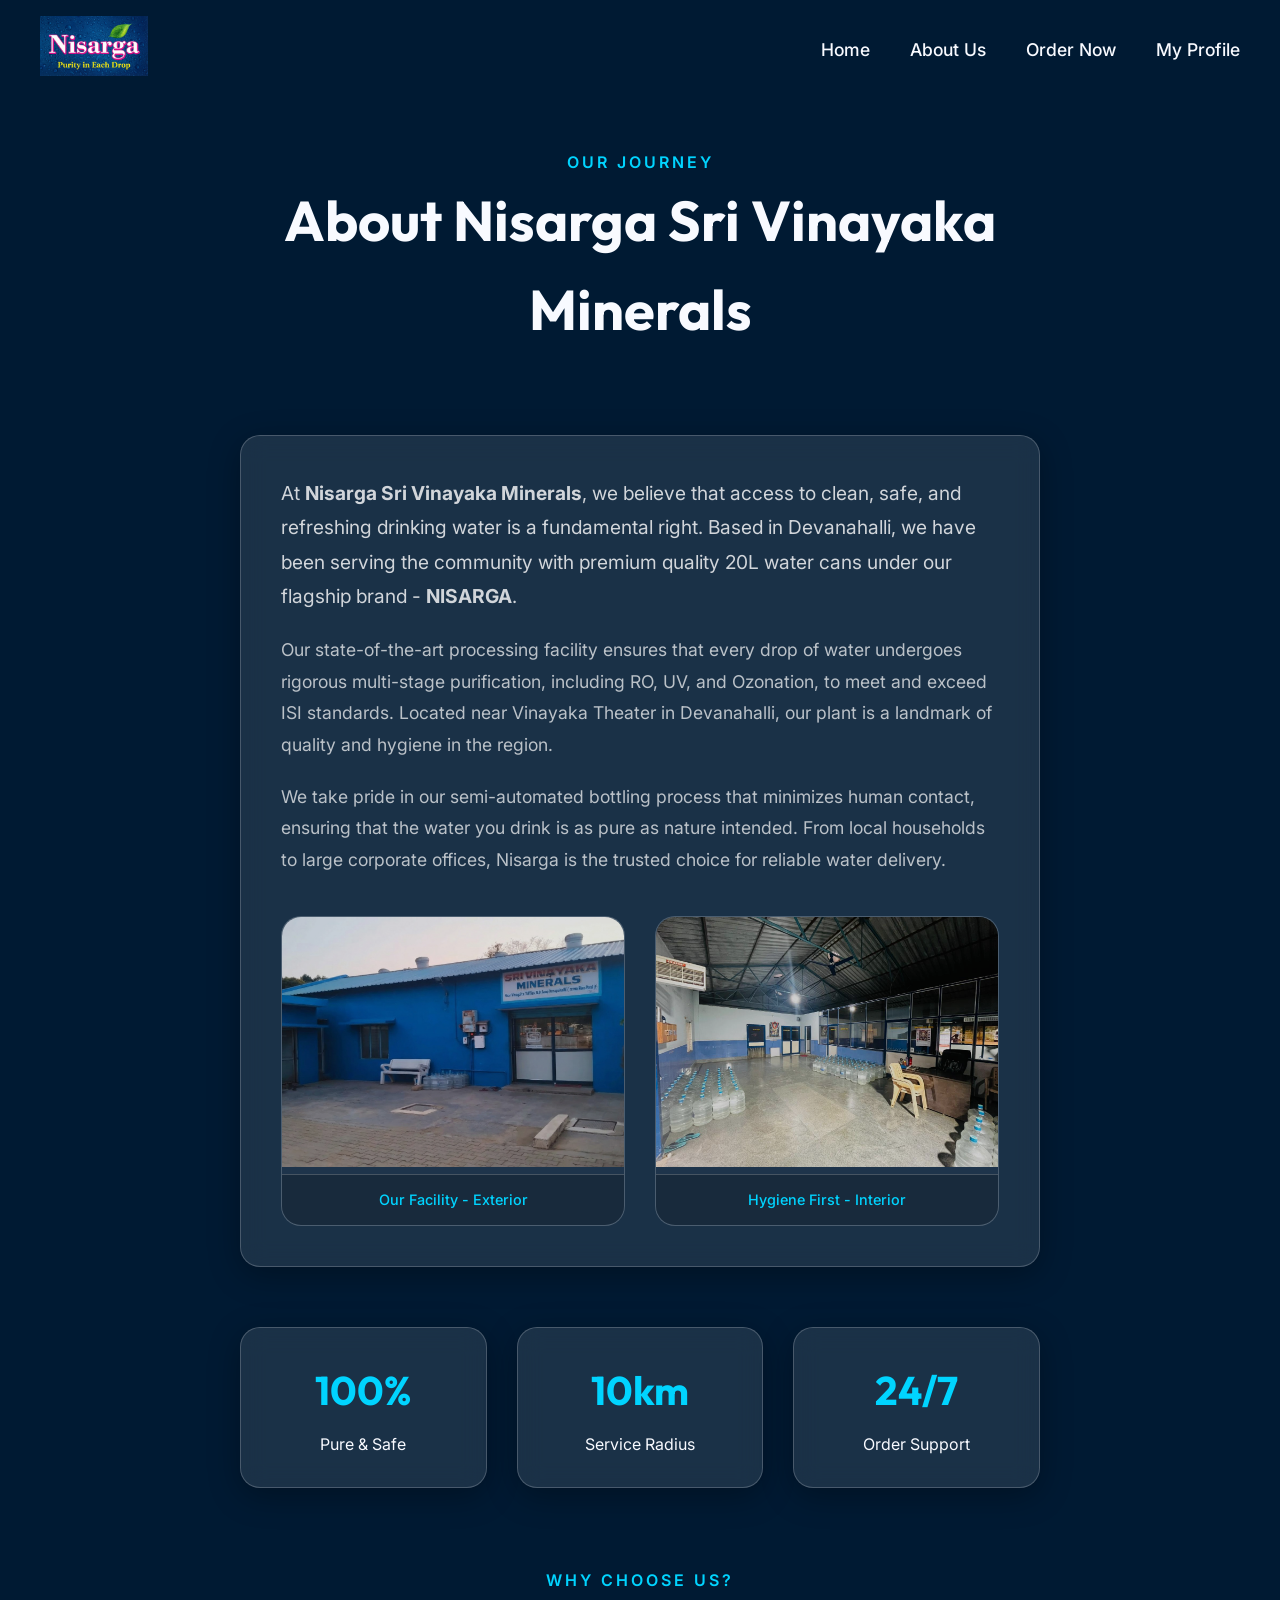
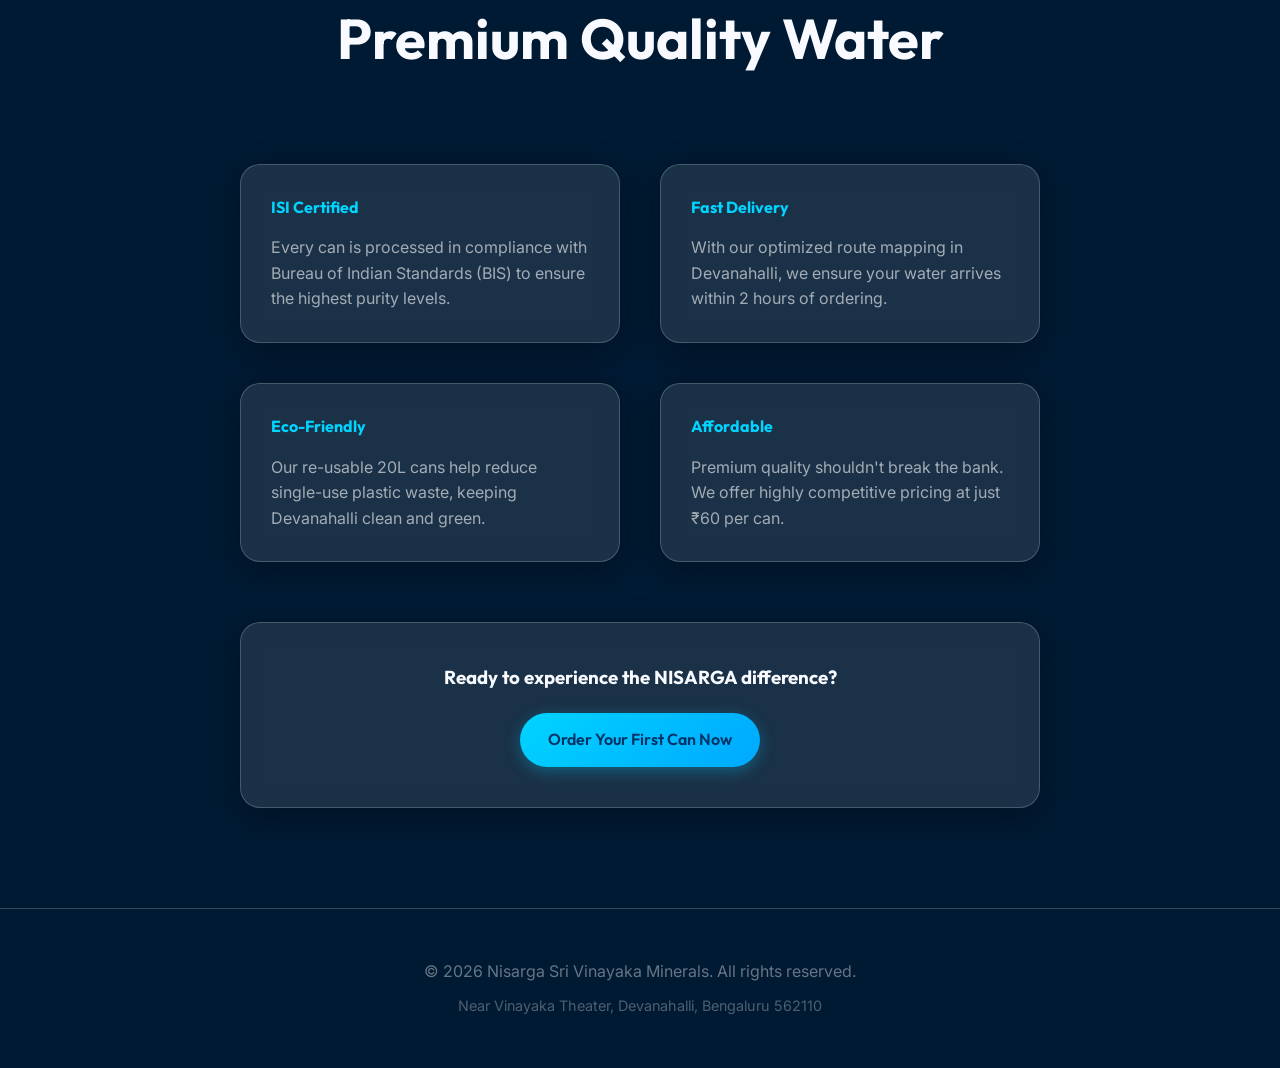
<file: about.html>
<!DOCTYPE html>
<html lang="en">
<head>
    <meta charset="UTF-8">
    <meta name="viewport" content="width=device-width, initial-scale=1.0">
    <title>About Us | Nisarga Sri Vinayaka Minerals</title>
    <meta name="description" content="Learn about our journey at Nisarga Sri Vinayaka Minerals. Providing Devanahalli with pure, safe, and refreshing 20L water cans since 2026.">
    <link rel="icon" type="image/png" href="assets/nisarga-logo.png">
    <link rel="preconnect" href="https://fonts.googleapis.com">
    <link rel="preconnect" href="https://fonts.gstatic.com" crossorigin>
    <link href="https://fonts.googleapis.com/css2?family=Inter:wght@400;500;600&family=Outfit:wght@700;800&display=swap" rel="stylesheet">
    <link rel="stylesheet" href="css/style.css">
    <style>
        .about-content {
            max-width: 800px;
            margin: 0 auto;
        }
        .story-section {
            margin-bottom: 60px;
        }
        .stats-grid {
            display: grid;
            grid-template-columns: repeat(3, 1fr);
            gap: 30px;
            margin: 40px 0;
        }
        .stat-card {
            text-align: center;
            padding: 30px;
        }
        .stat-card h3 {
            font-size: 2.5rem;
            color: var(--accent-cyan);
            margin-bottom: 10px;
        }
    </style>
</head>
<body style="background: var(--deep-ocean);">

    <nav id="navbar" class="scrolled">
        <div class="container">
            <a href="index.html" class="logo">
                <img src="assets/nisarga-logo.png" alt="Nisarga Logo">
            </a>
            <ul class="nav-links">
                <li><a href="index.html">Home</a></li>
                <li><a href="about.html">About Us</a></li>
                <li><a href="order.html">Order Now</a></li>
                <li><a href="profile.html">My Profile</a></li>
            </ul>
        </div>
    </nav>

    <main class="container" style="padding-top: 150px; padding-bottom: 100px;">
        <div class="about-content">
            <div class="section-title" style="text-align: center;">
                <p>Our Journey</p>
                <h2>About Nisarga Sri Vinayaka Minerals</h2>
            </div>

            <div class="glass-card story-section" style="padding: 40px;">
                <p style="font-size: 1.2rem; line-height: 1.8; color: rgba(255,255,255,0.8);">
                    At <strong>Nisarga Sri Vinayaka Minerals</strong>, we believe that access to clean, safe, and refreshing drinking water is a fundamental right. Based in Devanahalli, we have been serving the community with premium quality 20L water cans under our flagship brand - <strong>NISARGA</strong>.
                </p>
                <p style="font-size: 1.1rem; line-height: 1.8; color: rgba(255,255,255,0.7); margin-top: 20px;">
                    Our state-of-the-art processing facility ensures that every drop of water undergoes rigorous multi-stage purification, including RO, UV, and Ozonation, to meet and exceed ISI standards. Located near Vinayaka Theater in Devanahalli, our plant is a landmark of quality and hygiene in the region.
                </p>
                <p style="font-size: 1.1rem; line-height: 1.8; color: rgba(255,255,255,0.7); margin-top: 20px;">
                    We take pride in our semi-automated bottling process that minimizes human contact, ensuring that the water you drink is as pure as nature intended. From local households to large corporate offices, Nisarga is the trusted choice for reliable water delivery.
                </p>
                
                <div style="display: grid; grid-template-columns: 1fr 1fr; gap: 30px; margin-top: 40px;">
                    <div style="border-radius: 20px; overflow: hidden; border: 1px solid var(--glass-border); background: rgba(255,255,255,0.02);">
                        <img src="assets/outside.jpeg" alt="Nisarga Sri Vinayaka Minerals - Outside View" style="width: 100%; height: 250px; object-fit: cover; filter: brightness(0.9);" loading="lazy">
                        <div style="padding: 12px; text-align: center; border-top: 1px solid var(--glass-border); background: rgba(0,0,0,0.2);">
                            <span style="font-size: 0.9rem; font-weight: 500; color: var(--accent-cyan);">Our Facility - Exterior</span>
                        </div>
                    </div>
                    <div style="border-radius: 20px; overflow: hidden; border: 1px solid var(--glass-border); background: rgba(255,255,255,0.02);">
                        <img src="assets/inside.jpeg" alt="Nisarga Sri Vinayaka Minerals - Inside View" style="width: 100%; height: 250px; object-fit: cover; filter: brightness(0.85);" loading="lazy">
                        <div style="padding: 12px; text-align: center; border-top: 1px solid var(--glass-border); background: rgba(0,0,0,0.2);">
                            <span style="font-size: 0.9rem; font-weight: 500; color: var(--accent-cyan);">Hygiene First - Interior</span>
                        </div>
                    </div>
                </div>
            </div>

            <div class="stats-grid">
                <div class="glass-card stat-card">
                    <h3>100%</h3>
                    <p>Pure & Safe</p>
                </div>
                <div class="glass-card stat-card">
                    <h3>10km</h3>
                    <p>Service Radius</p>
                </div>
                <div class="glass-card stat-card">
                    <h3>24/7</h3>
                    <p>Order Support</p>
                </div>
            </div>

            <div class="section-title" style="text-align: center; margin-top: 80px;">
                <p>Why Choose Us?</p>
                <h2>Premium Quality Water</h2>
            </div>

            <div style="display: grid; grid-template-columns: 1fr 1fr; gap: 40px;">
                <div class="glass-card" style="padding: 30px;">
                    <h4 style="color: var(--accent-cyan); margin-bottom: 15px;">ISI Certified</h4>
                    <p style="color: rgba(255,255,255,0.6);">Every can is processed in compliance with Bureau of Indian Standards (BIS) to ensure the highest purity levels.</p>
                </div>
                <div class="glass-card" style="padding: 30px;">
                    <h4 style="color: var(--accent-cyan); margin-bottom: 15px;">Fast Delivery</h4>
                    <p style="color: rgba(255,255,255,0.6);">With our optimized route mapping in Devanahalli, we ensure your water arrives within 2 hours of ordering.</p>
                </div>
                <div class="glass-card" style="padding: 30px;">
                    <h4 style="color: var(--accent-cyan); margin-bottom: 15px;">Eco-Friendly</h4>
                    <p style="color: rgba(255,255,255,0.6);">Our re-usable 20L cans help reduce single-use plastic waste, keeping Devanahalli clean and green.</p>
                </div>
                <div class="glass-card" style="padding: 30px;">
                    <h4 style="color: var(--accent-cyan); margin-bottom: 15px;">Affordable</h4>
                    <p style="color: rgba(255,255,255,0.6);">Premium quality shouldn't break the bank. We offer highly competitive pricing at just ₹60 per can.</p>
                </div>
            </div>

            <div class="glass-card" style="margin-top: 60px; padding: 40px; text-align: center;">
                <h3 style="margin-bottom: 20px;">Ready to experience the NISARGA difference?</h3>
                <a href="order.html" class="btn btn-primary">Order Your First Can Now</a>
            </div>
        </div>
    </main>

    <footer style="padding: 50px 0; text-align: center; border-top: 1px solid var(--glass-border);">
        <div class="container">
            <p style="color: rgba(255,255,255,0.4);">&copy; 2026 Nisarga Sri Vinayaka Minerals. All rights reserved.</p>
            <p style="margin-top: 10px; font-size: 0.9rem; color: rgba(255,255,255,0.3);">Near Vinayaka Theater, Devanahalli, Bengaluru 562110</p>
        </div>
    </footer>

    <script src="js/script.js"></script>
</body>
</html>
</file>
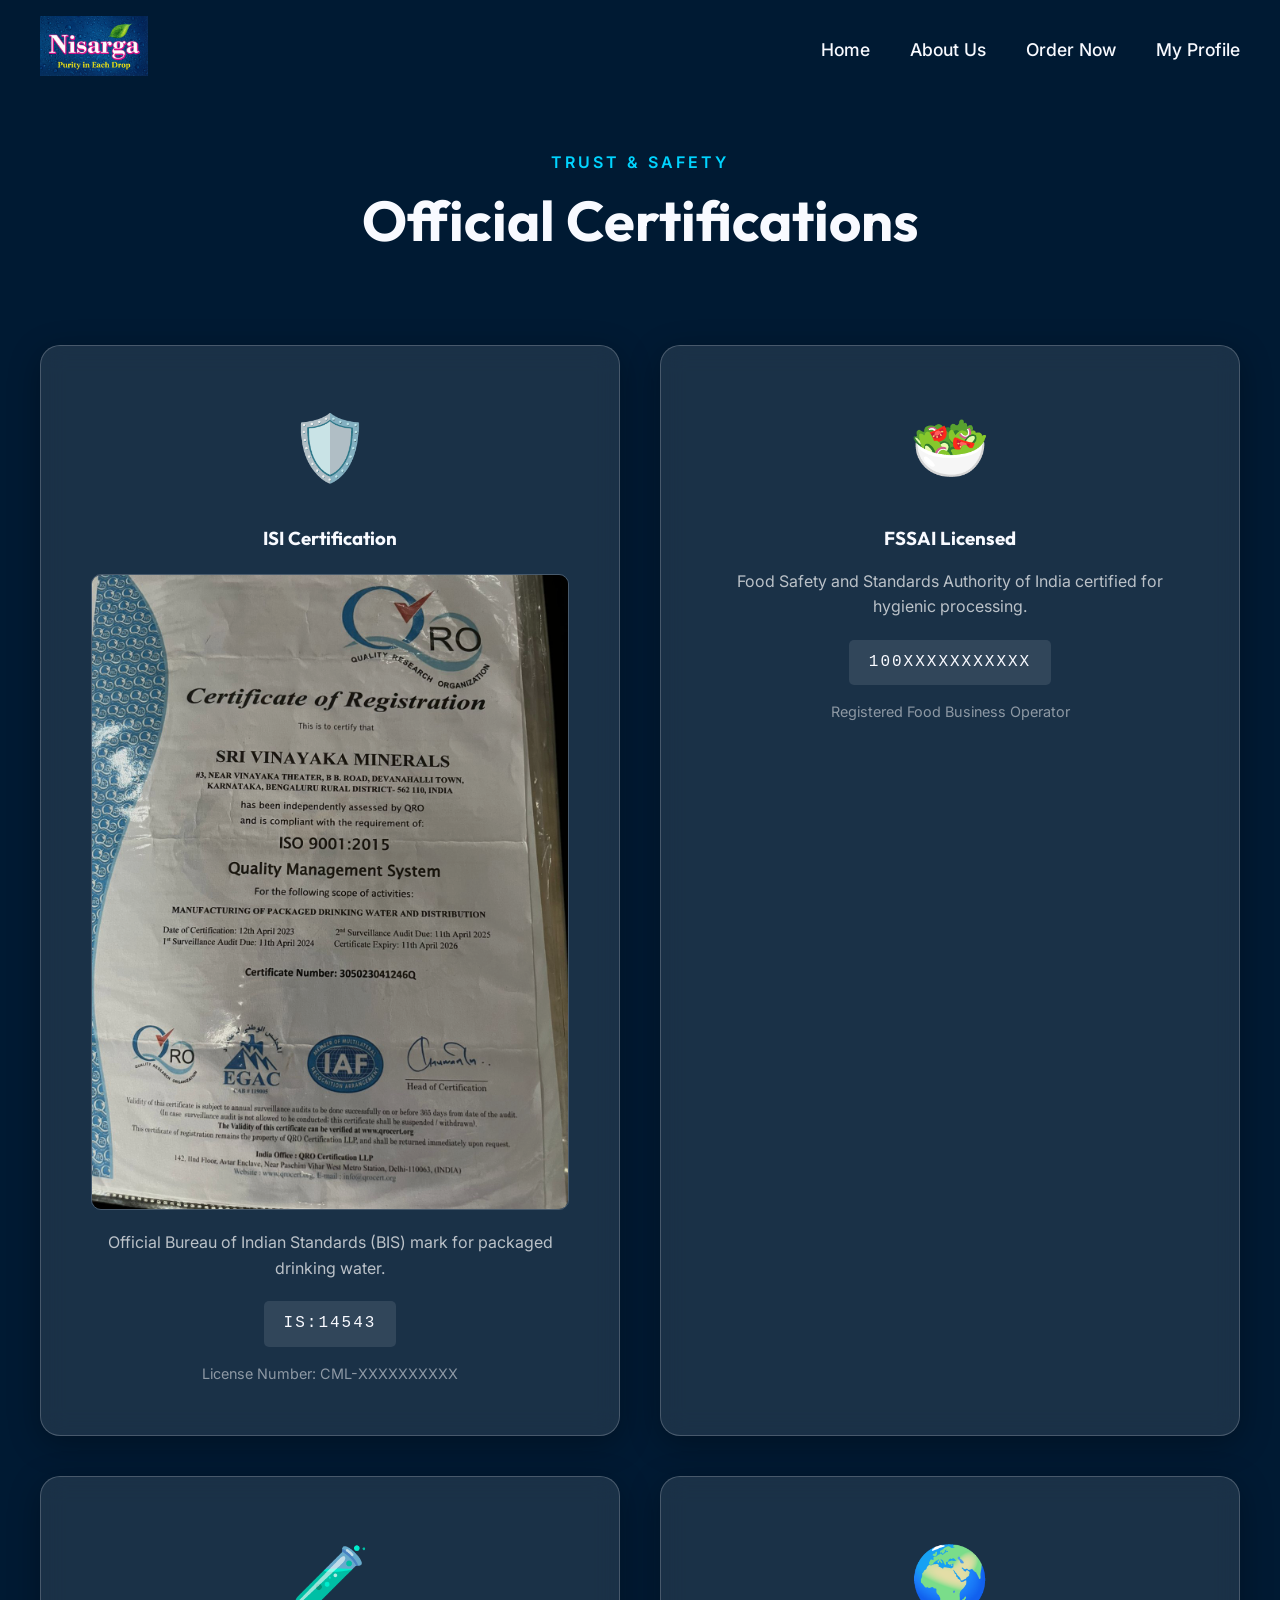
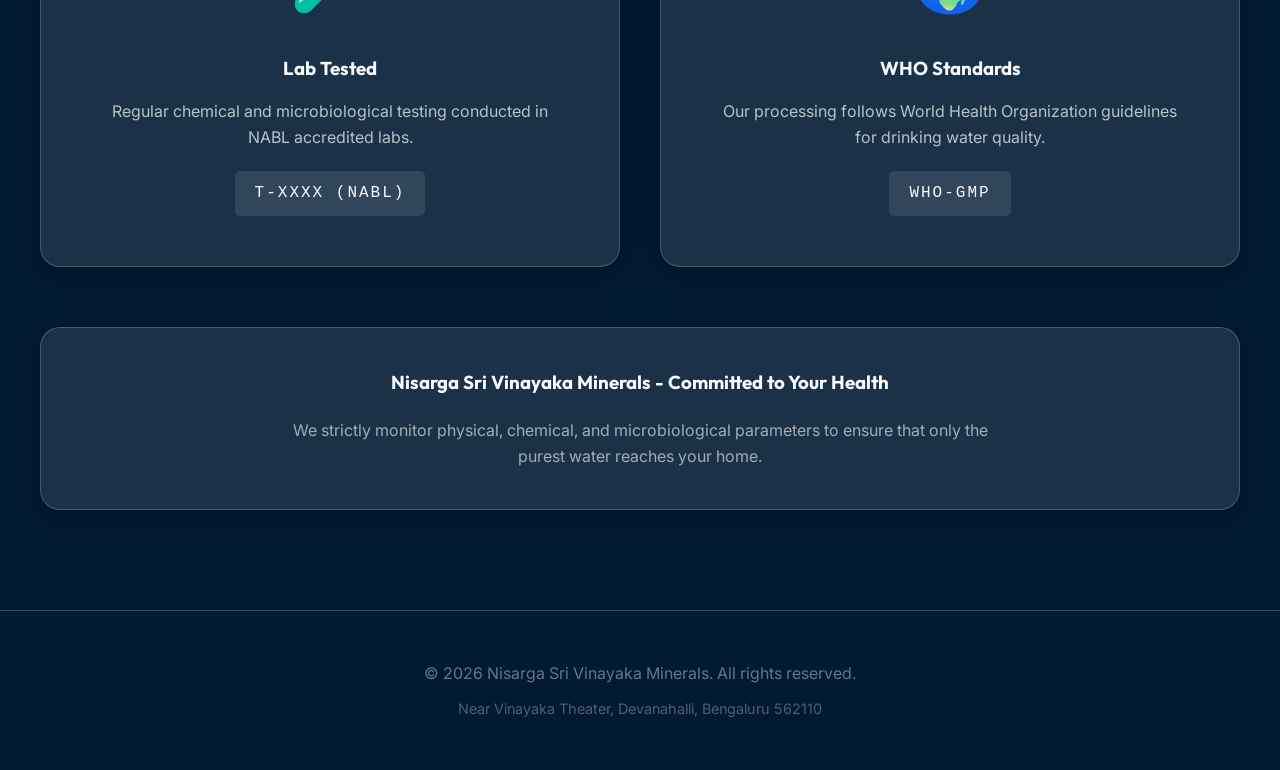
<file: certifications.html>
<!DOCTYPE html>
<html lang="en">
<head>
    <meta charset="UTF-8">
    <meta name="viewport" content="width=device-width, initial-scale=1.0">
    <title>Certifications | Nisarga Sri Vinayaka Minerals</title>
    <meta name="description" content="View our official certifications including ISI, FSSAI, and WHO compliance. Quality trust guaranteed by Nisarga Sri Vinayaka Minerals.">
    <link rel="icon" type="image/png" href="assets/nisarga-logo.png">
    <link rel="preconnect" href="https://fonts.googleapis.com">
    <link rel="preconnect" href="https://fonts.gstatic.com" crossorigin>
    <link href="https://fonts.googleapis.com/css2?family=Inter:wght@400;500;600&family=Outfit:wght@700;800&display=swap" rel="stylesheet">
    <link rel="stylesheet" href="css/style.css">
    <style>
        .cert-grid {
            display: grid;
            grid-template-columns: 1fr 1fr;
            gap: 40px;
            margin-top: 50px;
        }
        .cert-card {
            padding: 50px;
            text-align: center;
        }
        .cert-icon {
            font-size: 4rem;
            margin-bottom: 25px;
            color: var(--accent-cyan);
        }
        .license-no {
            font-family: 'Courier New', Courier, monospace;
            background: rgba(255,255,255,0.1);
            padding: 10px 20px;
            border-radius: 5px;
            display: inline-block;
            margin-top: 20px;
            letter-spacing: 2px;
        }
    </style>
</head>
<body style="background: var(--deep-ocean);">

    <nav id="navbar" class="scrolled">
        <div class="container">
            <a href="index.html" class="logo">
                <img src="assets/nisarga-logo.png" alt="Nisarga Logo">
            </a>
            <ul class="nav-links">
                <li><a href="index.html">Home</a></li>
                <li><a href="about.html">About Us</a></li>
                <li><a href="order.html">Order Now</a></li>
                <li><a href="profile.html">My Profile</a></li>
            </ul>
        </div>
    </nav>

    <main class="container" style="padding-top: 150px; padding-bottom: 100px;">
        <div class="section-title" style="text-align: center;">
            <p>Trust & Safety</p>
            <h2>Official Certifications</h2>
        </div>

        <div class="cert-grid">
            <div class="glass-card cert-card">
                <div class="cert-icon">🛡️</div>
                <h3>ISI Certification</h3>
                <div style="margin: 20px 0; border-radius: 10px; overflow: hidden; border: 1px solid var(--glass-border);">
                    <img src="assets/certificate-iso.jpeg" alt="ISI ISO Certificate" style="width: 100%; display: block; filter: brightness(0.9);" loading="lazy">
                </div>
                <p style="color: rgba(255,255,255,0.7); margin-top: 15px;">Official Bureau of Indian Standards (BIS) mark for packaged drinking water.</p>
                <div class="license-no">IS:14543</div>
                <p style="margin-top: 15px; font-size: 0.9rem; color: rgba(255,255,255,0.5);">License Number: CML-XXXXXXXXXX</p>
            </div>

            <div class="glass-card cert-card">
                <div class="cert-icon">🥗</div>
                <h3>FSSAI Licensed</h3>
                <p style="color: rgba(255,255,255,0.7); margin-top: 15px;">Food Safety and Standards Authority of India certified for hygienic processing.</p>
                <div class="license-no">100XXXXXXXXXXX</div>
                <p style="margin-top: 15px; font-size: 0.9rem; color: rgba(255,255,255,0.5);">Registered Food Business Operator</p>
            </div>

            <div class="glass-card cert-card">
                <div class="cert-icon">🧪</div>
                <h3>Lab Tested</h3>
                <p style="color: rgba(255,255,255,0.7); margin-top: 15px;">Regular chemical and microbiological testing conducted in NABL accredited labs.</p>
                <div class="license-no">T-XXXX (NABL)</div>
            </div>

            <div class="glass-card cert-card">
                <div class="cert-icon">🌍</div>
                <h3>WHO Standards</h3>
                <p style="color: rgba(255,255,255,0.7); margin-top: 15px;">Our processing follows World Health Organization guidelines for drinking water quality.</p>
                <div class="license-no">WHO-GMP</div>
            </div>
        </div>

        <div class="glass-card" style="margin-top: 60px; padding: 40px; text-align: center;">
            <h3 style="margin-bottom: 20px;">Nisarga Sri Vinayaka Minerals - Committed to Your Health</h3>
            <p style="color: rgba(255,255,255,0.6); max-width: 700px; margin: 0 auto;">We strictly monitor physical, chemical, and microbiological parameters to ensure that only the purest water reaches your home.</p>
        </div>
    </main>

    <footer style="padding: 50px 0; text-align: center; border-top: 1px solid var(--glass-border);">
        <div class="container">
            <p style="color: rgba(255,255,255,0.4);">&copy; 2026 Nisarga Sri Vinayaka Minerals. All rights reserved.</p>
            <p style="margin-top: 10px; font-size: 0.9rem; color: rgba(255,255,255,0.3);">Near Vinayaka Theater, Devanahalli, Bengaluru 562110</p>
        </div>
    </footer>

    <script src="js/script.js"></script>
</body>
</html>
</file>
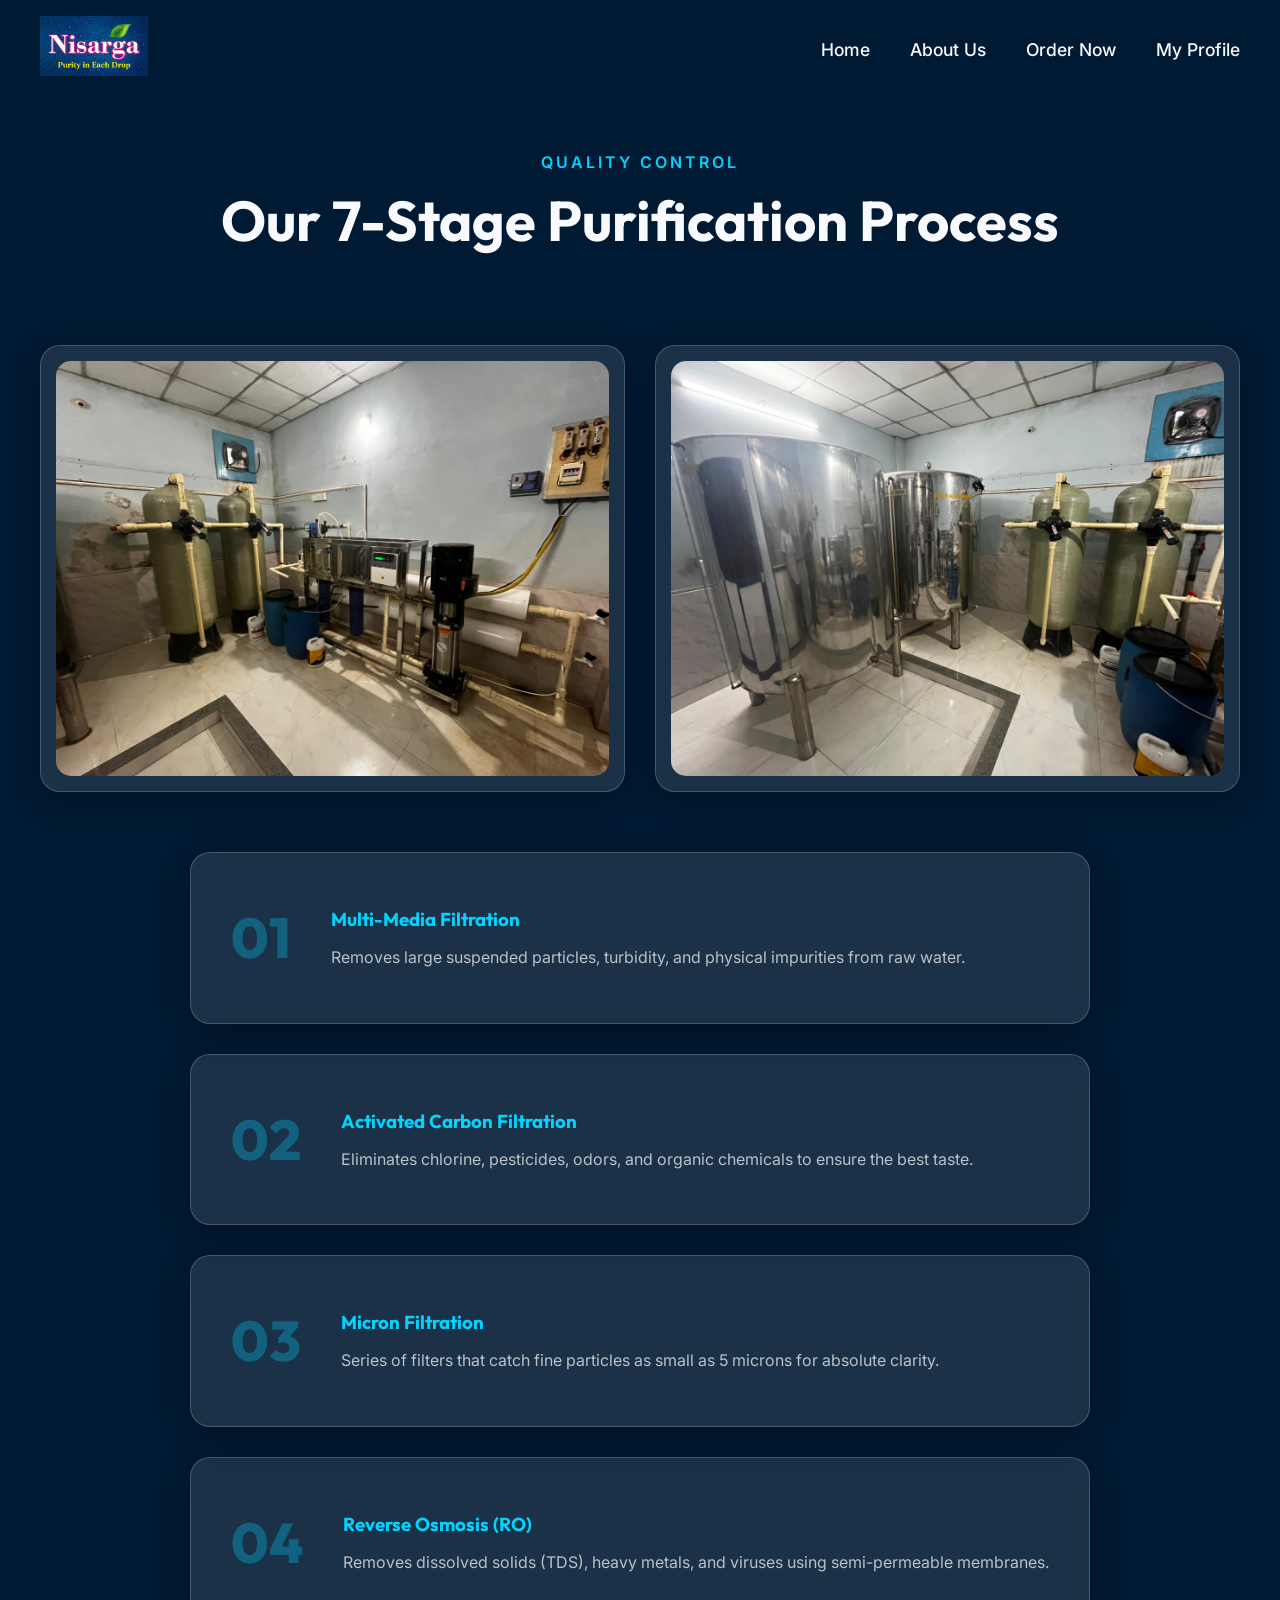
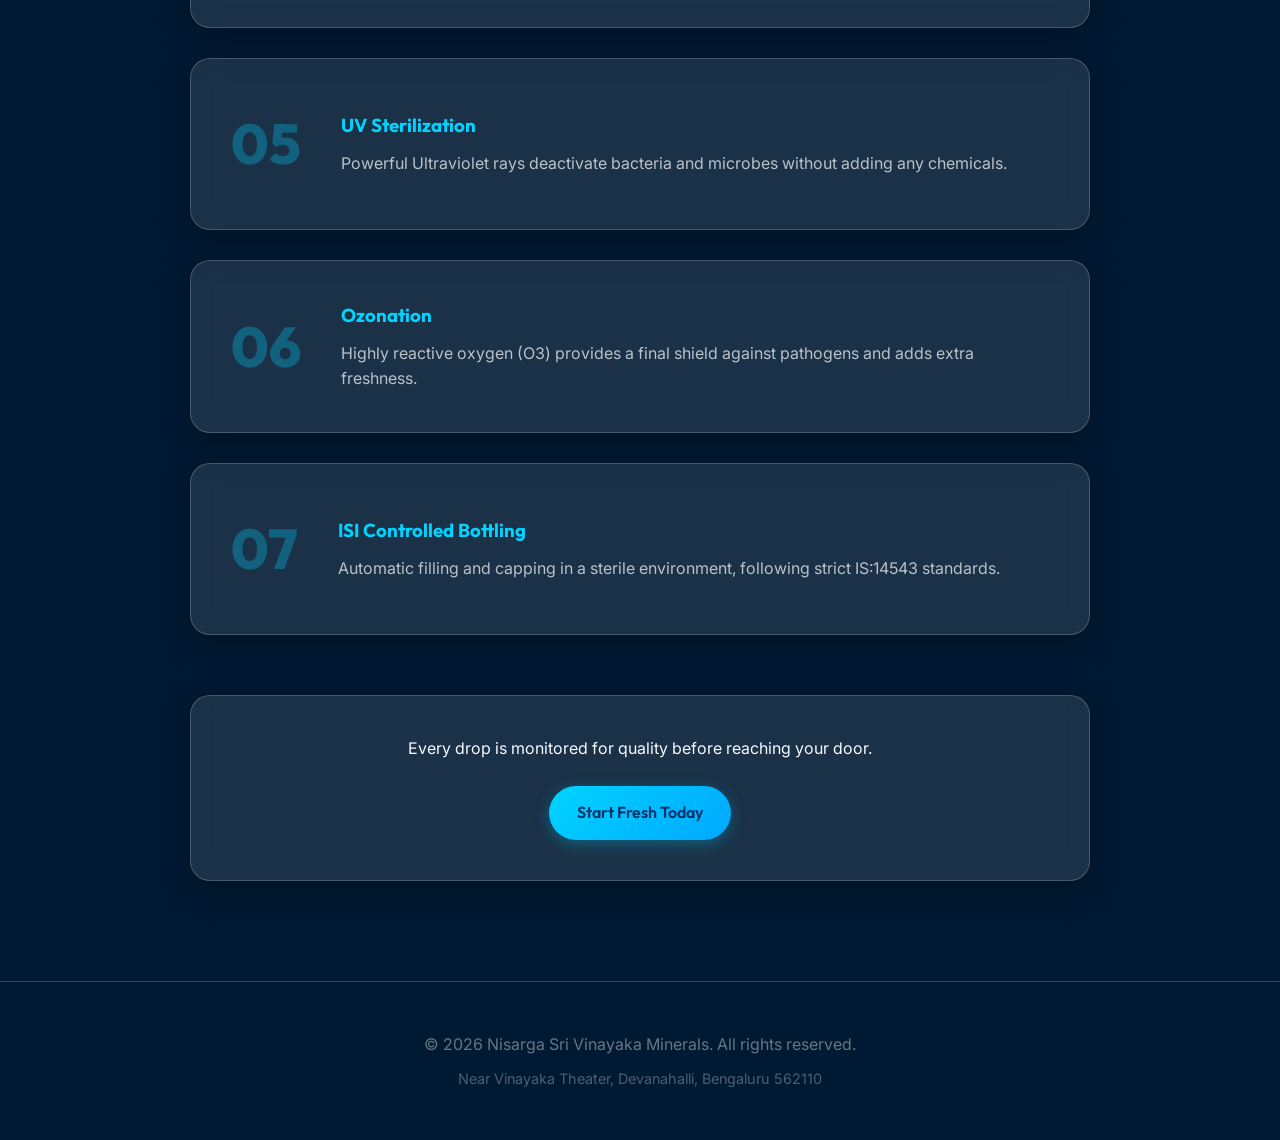
<file: filtration.html>
<!DOCTYPE html>
<html lang="en">
<head>
    <meta charset="UTF-8">
    <meta name="viewport" content="width=device-width, initial-scale=1.0">
    <title>7-Stage Purification | Nisarga Sri Vinayaka Minerals</title>
    <meta name="description" content="Discover our rigorous 7-stage water purification process including RO, UV, and Ozonation. Pure water guaranteed by Nisarga Sri Vinayaka Minerals.">
    <link rel="icon" type="image/png" href="assets/nisarga-logo.png">
    <link rel="preconnect" href="https://fonts.googleapis.com">
    <link rel="preconnect" href="https://fonts.gstatic.com" crossorigin>
    <link href="https://fonts.googleapis.com/css2?family=Inter:wght@400;500;600&family=Outfit:wght@700;800&display=swap" rel="stylesheet">
    <link rel="stylesheet" href="css/style.css">
    <style>
        .process-grid {
            display: grid;
            grid-template-columns: 1fr;
            gap: 30px;
            max-width: 900px;
            margin: 0 auto;
        }
        .step-card {
            display: flex;
            align-items: center;
            gap: 40px;
            padding: 40px;
        }
        .step-number {
            font-size: 3.5rem;
            font-weight: 800;
            color: var(--accent-cyan);
            opacity: 0.3;
            font-family: var(--font-heading);
            min-width: 60px;
        }
        .step-info h3 {
            color: var(--accent-cyan);
            margin-bottom: 10px;
        }
    </style>
</head>
<body style="background: var(--deep-ocean);">

    <nav id="navbar" class="scrolled">
        <div class="container">
            <a href="index.html" class="logo">
                <img src="assets/nisarga-logo.png" alt="Nisarga Logo">
            </a>
            <ul class="nav-links">
                <li><a href="index.html">Home</a></li>
                <li><a href="about.html">About Us</a></li>
                <li><a href="order.html">Order Now</a></li>
                <li><a href="profile.html">My Profile</a></li>
            </ul>
        </div>
    </nav>

    <main class="container" style="padding-top: 150px; padding-bottom: 100px;">
        <div class="section-title" style="text-align: center;">
            <p>Quality Control</p>
            <h2>Our 7-Stage Purification Process</h2>
        </div>

        <div style="display: grid; grid-template-columns: 1fr 1fr; gap: 30px; margin-bottom: 60px;">
            <div class="glass-card" style="padding: 15px; border-radius: 20px; overflow: hidden;">
                <img src="assets/machine-filter-1.jpeg" alt="Multistage Filtration Unit" style="width: 100%; border-radius: 15px; display: block;" loading="lazy">
            </div>
            <div class="glass-card" style="padding: 15px; border-radius: 20px; overflow: hidden;">
                <img src="assets/machine-filter-2.jpeg" alt="Advanced RO System" style="width: 100%; border-radius: 15px; display: block;" loading="lazy">
            </div>
        </div>

        <div class="process-grid">
            <div class="glass-card step-card">
                <div class="step-number">01</div>
                <div class="step-info">
                    <h3>Multi-Media Filtration</h3>
                    <p style="color: rgba(255,255,255,0.7);">Removes large suspended particles, turbidity, and physical impurities from raw water.</p>
                </div>
            </div>

            <div class="glass-card step-card">
                <div class="step-number">02</div>
                <div class="step-info">
                    <h3>Activated Carbon Filtration</h3>
                    <p style="color: rgba(255,255,255,0.7);">Eliminates chlorine, pesticides, odors, and organic chemicals to ensure the best taste.</p>
                </div>
            </div>

            <div class="glass-card step-card">
                <div class="step-number">03</div>
                <div class="step-info">
                    <h3>Micron Filtration</h3>
                    <p style="color: rgba(255,255,255,0.7);">Series of filters that catch fine particles as small as 5 microns for absolute clarity.</p>
                </div>
            </div>

            <div class="glass-card step-card">
                <div class="step-number">04</div>
                <div class="step-info">
                    <h3>Reverse Osmosis (RO)</h3>
                    <p style="color: rgba(255,255,255,0.7);">Removes dissolved solids (TDS), heavy metals, and viruses using semi-permeable membranes.</p>
                </div>
            </div>

            <div class="glass-card step-card">
                <div class="step-number">05</div>
                <div class="step-info">
                    <h3>UV Sterilization</h3>
                    <p style="color: rgba(255,255,255,0.7);">Powerful Ultraviolet rays deactivate bacteria and microbes without adding any chemicals.</p>
                </div>
            </div>

            <div class="glass-card step-card">
                <div class="step-number">06</div>
                <div class="step-info">
                    <h3>Ozonation</h3>
                    <p style="color: rgba(255,255,255,0.7);">Highly reactive oxygen (O3) provides a final shield against pathogens and adds extra freshness.</p>
                </div>
            </div>

            <div class="glass-card step-card">
                <div class="step-number">07</div>
                <div class="step-info">
                    <h3>ISI Controlled Bottling</h3>
                    <p style="color: rgba(255,255,255,0.7);">Automatic filling and capping in a sterile environment, following strict IS:14543 standards.</p>
                </div>
            </div>
        </div>

        <div class="glass-card" style="margin-top: 60px; padding: 40px; text-align: center; max-width: 900px; margin-left: auto; margin-right: auto;">
            <p style="margin-bottom: 25px;">Every drop is monitored for quality before reaching your door.</p>
            <a href="order.html" class="btn btn-primary">Start Fresh Today</a>
        </div>
    </main>

    <footer style="padding: 50px 0; text-align: center; border-top: 1px solid var(--glass-border);">
        <div class="container">
            <p style="color: rgba(255,255,255,0.4);">&copy; 2026 Nisarga Sri Vinayaka Minerals. All rights reserved.</p>
            <p style="margin-top: 10px; font-size: 0.9rem; color: rgba(255,255,255,0.3);">Near Vinayaka Theater, Devanahalli, Bengaluru 562110</p>
        </div>
    </footer>

    <script src="js/script.js"></script>
</body>
</html>
</file>
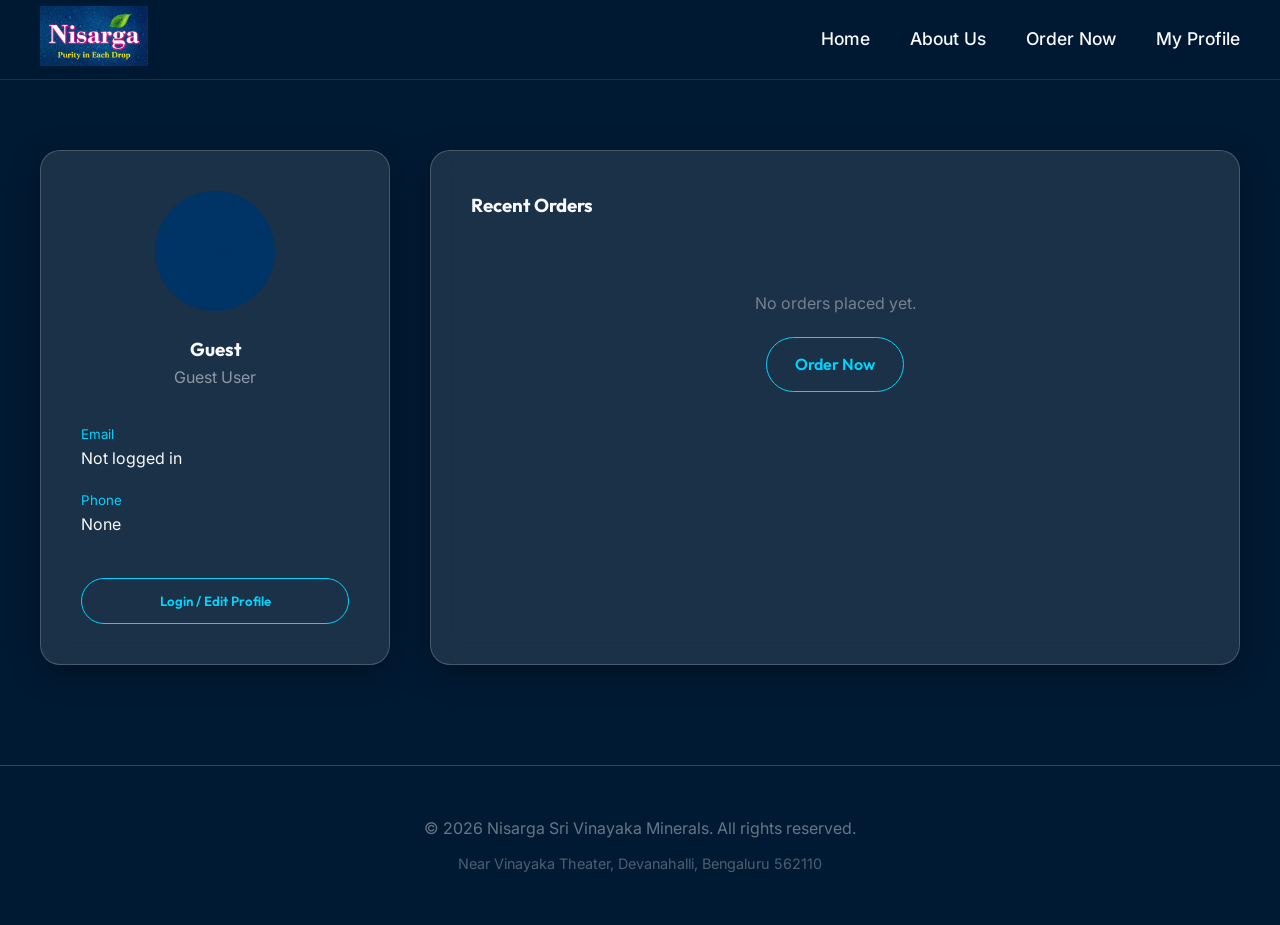
<file: profile.html>
<!DOCTYPE html>
<html lang="en">
<head>
    <meta charset="UTF-8">
    <meta name="viewport" content="width=device-width, initial-scale=1.0">
    <title>My Profile | Nisarga Sri Vinayaka Minerals</title>
    <meta name="description" content="Manage your Nisarga account, view order history, and update your delivery preferences.">
    <link rel="icon" type="image/png" href="assets/nisarga-logo.png">
    <link rel="preconnect" href="https://fonts.googleapis.com">
    <link rel="preconnect" href="https://fonts.gstatic.com" crossorigin>
    <link href="https://fonts.googleapis.com/css2?family=Inter:wght@400;500;600&family=Outfit:wght@700;800&display=swap" rel="stylesheet">
    <link rel="stylesheet" href="css/style.css">
    <style>
        .profile-grid {
            display: grid;
            grid-template-columns: 350px 1fr;
            gap: 40px;
        }
        .user-sidebar {
            padding: 40px;
            text-align: center;
        }
        .avatar {
            width: 120px;
            height: 120px;
            background: linear-gradient(135deg, var(--accent-cyan), #00a8ff);
            border-radius: 50%;
            margin: 0 auto 24px;
            display: flex;
            align-items: center;
            justify-content: center;
            font-size: 3rem;
            color: var(--primary-blue);
            font-weight: 800;
        }
        .order-history-card {
            padding: 40px;
        }
        .history-item {
            padding: 20px;
            border-bottom: 1px solid var(--glass-border);
            display: flex;
            justify-content: space-between;
            align-items: center;
        }
        .history-item:last-child {
            border-bottom: none;
        }
        .status-badge {
            padding: 4px 12px;
            border-radius: 20px;
            font-size: 0.8rem;
            font-weight: 600;
            background: rgba(0, 212, 255, 0.1);
            color: var(--accent-cyan);
        }
    </style>
</head>
<body style="background: var(--deep-ocean);">

    <nav id="navbar" class="scrolled">
        <div class="container">
            <a href="index.html" class="logo">
                <img src="assets/nisarga-logo.png" alt="Nisarga Logo">
            </a>
            <ul class="nav-links">
                <li><a href="index.html">Home</a></li>
                <li><a href="about.html">About Us</a></li>
                <li><a href="order.html">Order Now</a></li>
                <li><a href="profile.html">My Profile</a></li>
            </ul>
        </div>
    </nav>

    <main class="container" style="padding-top: 150px; padding-bottom: 100px;">
        <div class="profile-grid">
            <div class="glass-card user-sidebar">
                <div id="profileDisplayContainer">
                    <div class="avatar" id="displayAvatar">G</div>
                    <h3 id="displayName">Guest</h3>
                    <p id="userStatus" style="color: rgba(255,255,255,0.5); margin-bottom: 30px;">Guest User</p>
                    <div style="text-align: left; margin-bottom: 40px;">
                        <div style="margin-bottom: 15px;">
                            <small style="color: var(--accent-cyan);">Email</small>
                            <p id="displayEmail">Not logged in</p>
                        </div>
                        <div style="margin-bottom: 15px;">
                            <small style="color: var(--accent-cyan);">Phone</small>
                            <p id="displayPhone">None</p>
                        </div>
                    </div>
                    <button id="editProfileBtn" class="btn btn-outline" style="width: 100%;">Login / Edit Profile</button>
                </div>

                <div id="profileFormContainer" style="display: none; text-align: left;">
                    <h3 style="margin-bottom: 8px; color: var(--accent-cyan); font-size: 1.3rem;">Update Profile</h3>
                    <p style="color: rgba(255,255,255,0.4); font-size: 0.85rem; margin-bottom: 28px;">Your info is saved locally on this device.</p>
                    <form id="profileForm">
                        <div style="margin-bottom: 18px;">
                            <label style="display: block; font-size: 0.75rem; font-weight: 600; color: var(--accent-cyan); letter-spacing: 0.08em; text-transform: uppercase; margin-bottom: 8px;">👤 Username</label>
                            <input type="text" id="editUsername" required placeholder="Enter your name"
                                style="width: 100%; background: rgba(255,255,255,0.05); border: 1px solid rgba(255,255,255,0.12); border-radius: 12px; padding: 14px 16px; color: #fff; font-size: 0.95rem; outline: none; box-sizing: border-box; transition: border-color 0.2s, box-shadow 0.2s;"
                                onfocus="this.style.borderColor='var(--accent-cyan)'; this.style.boxShadow='0 0 0 3px rgba(0,212,255,0.15)'"
                                onblur="this.style.borderColor='rgba(255,255,255,0.12)'; this.style.boxShadow='none'">
                        </div>
                        <div style="margin-bottom: 18px;">
                            <label style="display: block; font-size: 0.75rem; font-weight: 600; color: var(--accent-cyan); letter-spacing: 0.08em; text-transform: uppercase; margin-bottom: 8px;">✉️ Email</label>
                            <input type="email" id="editEmail" required placeholder="Enter your email"
                                style="width: 100%; background: rgba(255,255,255,0.05); border: 1px solid rgba(255,255,255,0.12); border-radius: 12px; padding: 14px 16px; color: #fff; font-size: 0.95rem; outline: none; box-sizing: border-box; transition: border-color 0.2s, box-shadow 0.2s;"
                                onfocus="this.style.borderColor='var(--accent-cyan)'; this.style.boxShadow='0 0 0 3px rgba(0,212,255,0.15)'"
                                onblur="this.style.borderColor='rgba(255,255,255,0.12)'; this.style.boxShadow='none'">
                        </div>
                        <div style="margin-bottom: 28px;">
                            <label style="display: block; font-size: 0.75rem; font-weight: 600; color: var(--accent-cyan); letter-spacing: 0.08em; text-transform: uppercase; margin-bottom: 8px;">📱 Phone</label>
                            <input type="tel" id="editPhone" required placeholder="Enter phone number"
                                style="width: 100%; background: rgba(255,255,255,0.05); border: 1px solid rgba(255,255,255,0.12); border-radius: 12px; padding: 14px 16px; color: #fff; font-size: 0.95rem; outline: none; box-sizing: border-box; transition: border-color 0.2s, box-shadow 0.2s;"
                                onfocus="this.style.borderColor='var(--accent-cyan)'; this.style.boxShadow='0 0 0 3px rgba(0,212,255,0.15)'"
                                onblur="this.style.borderColor='rgba(255,255,255,0.12)'; this.style.boxShadow='none'">
                        </div>
                        <button type="submit" class="btn btn-primary" style="width: 100%; margin-bottom: 12px; padding: 14px; font-size: 1rem; border-radius: 50px;">Save Profile</button>
                        <button type="button" id="cancelEditBtn" class="btn btn-outline" style="width: 100%; padding: 14px; font-size: 1rem; border-radius: 50px;">Cancel</button>
                    </form>
                </div>
            </div>

            <div class="glass-card order-history-card">
                <h3 style="margin-bottom: 30px;">Recent Orders</h3>
                <div id="orderHistoryList" class="history-list">
                    <!-- Dynamic orders will be injected here -->
                    <div class="empty-orders" style="text-align: center; padding: 40px 0; color: rgba(255,255,255,0.4);">
                        <p>No orders placed yet.</p>
                        <a href="order.html" class="btn btn-outline" style="margin-top: 20px; display: inline-block;">Order Now</a>
                    </div>
                </div>
            </div>
        </div>
    </main>
    <footer style="padding: 50px 0; text-align: center; border-top: 1px solid var(--glass-border);">
        <div class="container">
            <p style="color: rgba(255,255,255,0.4);">&copy; 2026 Nisarga Sri Vinayaka Minerals. All rights reserved.</p>
            <p style="margin-top: 10px; font-size: 0.9rem; color: rgba(255,255,255,0.3);">Near Vinayaka Theater, Devanahalli, Bengaluru 562110</p>
        </div>
    </footer>

    <script src="js/profile.js"></script>
</body>
</html>
</file>
<file: css/style.css>
:root {
    /* Primary Colors */
    --primary-blue: #003366;
    --accent-cyan: #00d4ff;
    --deep-ocean: #001a33;
    --pure-white: #ffffff;
    --soft-white: #f8faff;
    
    /* Glassmorphism Tokens */
    --glass-bg: rgba(255, 255, 255, 0.1);
    --glass-border: rgba(255, 255, 255, 0.2);
    --glass-shadow: 0 8px 32px 0 rgba(0, 0, 0, 0.3);
    --glass-blur: blur(12px);

    /* Typography */
    --font-heading: 'Outfit', sans-serif;
    --font-body: 'Inter', sans-serif;
    
    /* Transitions */
    --transition-smooth: all 0.4s cubic-bezier(0.4, 0, 0.2, 1);
}

* {
    margin: 0;
    padding: 0;
    box-sizing: border-box;
}

body {
    font-family: var(--font-body);
    background-color: var(--deep-ocean);
    color: var(--soft-white);
    line-height: 1.6;
    overflow-x: hidden;
    -webkit-font-smoothing: antialiased;
}

h1, h2, h3, h4, h5, h6 {
    font-family: var(--font-heading);
    font-weight: 700;
}

a {
    text-decoration: none;
    color: inherit;
    transition: var(--transition-smooth);
}

input::placeholder {
    color: rgba(255, 255, 255, 0.3);
}

input:-webkit-autofill,
input:-webkit-autofill:focus {
    -webkit-box-shadow: 0 0 0 1000px rgba(0, 30, 60, 0.9) inset;
    -webkit-text-fill-color: #fff;
}

ul {
    list-style: none;
}

/* Glass Card Utility */
.glass-card {
    background: var(--glass-bg);
    backdrop-filter: var(--glass-blur);
    -webkit-backdrop-filter: var(--glass-blur);
    border: 1px solid var(--glass-border);
    border-radius: 20px;
    box-shadow: var(--glass-shadow);
}

/* Layout Utilities */
.container {
    max-width: 1400px;
    margin: 0 auto;
    padding: 0 40px;
}

.flex-center {
    display: flex;
    align-items: center;
    justify-content: center;
}

/* Buttons */
.btn {
    padding: 14px 28px;
    border-radius: 50px;
    font-weight: 600;
    cursor: pointer;
    font-family: var(--font-heading);
    border: none;
    transition: var(--transition-smooth);
    display: inline-block;
}

.btn-primary {
    background: linear-gradient(135deg, var(--accent-cyan), #00a8ff);
    color: var(--primary-blue);
    box-shadow: 0 4px 15px rgba(0, 212, 255, 0.3);
}

.btn-primary:hover {
    transform: translateY(-3px);
    box-shadow: 0 8px 25px rgba(0, 212, 255, 0.5);
}

.btn-outline {
    background: transparent;
    border: 1px solid var(--accent-cyan);
    color: var(--accent-cyan);
}

.btn-outline:hover {
    background: var(--accent-cyan);
    color: var(--primary-blue);
}

/* Navigation */
nav {
    height: 100px;
    position: fixed;
    top: 0;
    width: 100%;
    z-index: 1000;
    transition: var(--transition-smooth);
}

nav.scrolled {
    height: 80px;
    background: rgba(0, 26, 51, 0.85);
    backdrop-filter: blur(10px);
    border-bottom: 1px solid rgba(255, 255, 255, 0.1);
}

nav .container {
    height: 100%;
    display: flex;
    justify-content: space-between;
    align-items: center;
}

.logo img {
    height: 60px;
    width: auto;
}

.nav-links {
    display: flex;
    gap: 40px;
}

.nav-links a {
    font-weight: 500;
    font-size: 1.1rem;
    position: relative;
}

.nav-links a::after {
    content: '';
    position: absolute;
    bottom: -5px;
    left: 0;
    width: 0;
    height: 2px;
    background: var(--accent-cyan);
    transition: var(--transition-smooth);
}

.nav-links a:hover::after {
    width: 100%;
}

/* Hero Section */
.hero {
    height: 100vh;
    background: linear-gradient(rgba(0, 26, 51, 0.6), rgba(0, 26, 51, 0.6)), 
                url('../assets/bg-_website_upscaled.png') no-repeat center center/cover;
    display: flex;
    align-items: center;
    position: relative;
    padding-top: 100px;
}

.hero-content {
    max-width: 800px;
}

.hero h1 {
    font-size: 5rem;
    line-height: 1.1;
    margin-bottom: 24px;
    background: linear-gradient(135deg, #fff, #a0d8ff);
    -webkit-background-clip: text;
    background-clip: text;
    -webkit-text-fill-color: transparent;
}

.hero p {
    font-size: 1.4rem;
    margin-bottom: 40px;
    color: rgba(255, 255, 255, 0.8);
}

/* Sections */
section {
    padding: 120px 0;
}

.section-title {
    text-align: center;
    margin-bottom: 80px;
}

.section-title h2 {
    font-size: 3.5rem;
    margin-bottom: 16px;
}

.section-title p {
    color: var(--accent-cyan);
    text-transform: uppercase;
    letter-spacing: 3px;
    font-weight: 600;
}

/* Footer */
footer {
    background: var(--deep-ocean);
    padding: 80px 0 40px;
    border-top: 1px solid rgba(255, 255, 255, 0.05);
}

.footer-content {
    display: grid;
    grid-template-columns: 2fr 1fr 1fr;
    gap: 80px;
    margin-bottom: 60px;
}

.footer-logo img {
    height: 50px;
    margin-bottom: 24px;
}

.footer-links h4 {
    margin-bottom: 24px;
    color: var(--accent-cyan);
}

.footer-links li {
    margin-bottom: 12px;
}

.footer-bottom {
    text-align: center;
    padding-top: 40px;
    border-top: 1px solid rgba(255, 255, 255, 0.05);
    color: rgba(255, 255, 255, 0.5);
}

/* Scroll to Top Button */
.scroll-top {
    position: fixed;
    bottom: 30px;
    right: 30px;
    width: 50px;
    height: 50px;
    background: var(--accent-cyan);
    color: var(--primary-blue);
    border: none;
    border-radius: 50%;
    cursor: pointer;
    display: flex;
    align-items: center;
    justify-content: center;
    font-size: 1.5rem;
    font-weight: 800;
    box-shadow: 0 10px 30px rgba(0,0,0,0.3);
    z-index: 2000;
    opacity: 0;
    visibility: hidden;
    transition: var(--transition-smooth);
}

.scroll-top.visible {
    opacity: 1;
    visibility: visible;
}

.scroll-top:hover {
    transform: translateY(-5px);
    background: #fff;
}
</file>
